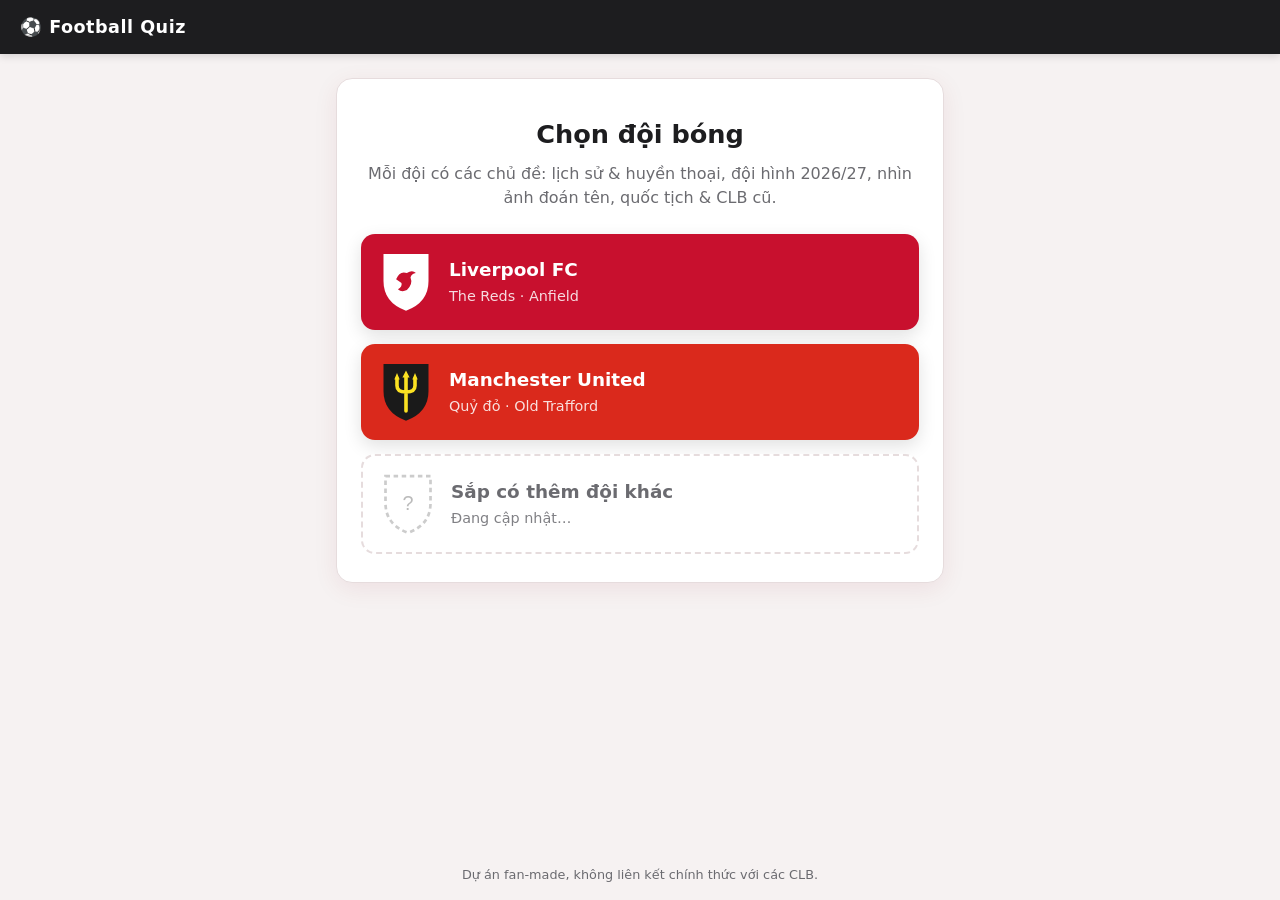
<file: index.html>
<!doctype html>
<html lang="vi">
<head>
  <meta charset="utf-8">
  <meta name="viewport" content="width=device-width, initial-scale=1">
  <title>Football Quiz</title>
  <meta name="description" content="Quiz bóng đá tương tác: chọn đội bóng và thử sức với lịch sử, huyền thoại, đội hình hiện tại.">
  <link rel="icon" href="data:image/svg+xml,<svg xmlns='http://www.w3.org/2000/svg' viewBox='0 0 100 100'><circle cx='50' cy='50' r='45' fill='%23fff' stroke='%23222' stroke-width='6'/><path d='M50 25l15 11-6 18H41l-6-18z' fill='%23222'/></svg>">
  <link rel="stylesheet" href="shared/style.css">
  <style>
    :root { --topbar: #1D1D1F; }
    .teams { display: grid; gap: 14px; margin-top: 8px; }
    .team-card {
      display: flex; align-items: center; gap: 16px;
      padding: 16px 18px; border-radius: 14px; text-decoration: none; color: #fff;
      background: var(--team); box-shadow: 0 6px 18px rgba(0,0,0,.12);
      transition: transform .12s, box-shadow .12s;
    }
    .team-card:hover { transform: translateY(-2px); box-shadow: 0 10px 24px rgba(0,0,0,.18); }
    .team-card svg { width: 54px; height: 64px; flex: none; }
    .team-card strong { display: block; font-size: 1.15rem; }
    .team-card span { font-size: .9rem; opacity: .85; }
    .team-card--soon { background: #fff; color: var(--muted); border: 2px dashed var(--border); box-shadow: none; pointer-events: none; }
  </style>
</head>
<body>
  <header class="topbar">
    <span class="topbar__title">⚽ Football Quiz</span>
  </header>

  <main class="container">
    <section class="card">
      <h1 style="color: var(--text)">Chọn đội bóng</h1>
      <p class="lead">Mỗi đội có các chủ đề: lịch sử &amp; huyền thoại, đội hình 2026/27, nhìn ảnh đoán tên, quốc tịch &amp; CLB cũ.</p>
      <div class="teams">
        <a class="team-card" href="liverpool/" style="--team: #C8102E">
          <svg viewBox="0 0 60 70" aria-hidden="true"><path d="M5 4h50v30q0 24-25 33Q5 58 5 34z" fill="#fff"/><path d="M19 32q4-10 12-7 6-4 10 0-5 1-6 5 3 7-4 14-6 3-10-1 5-3 4-7z" fill="#C8102E"/></svg>
          <div><strong>Liverpool FC</strong><span>The Reds · Anfield</span></div>
        </a>
        <a class="team-card" href="manutd/" style="--team: #DA291C">
          <svg viewBox="0 0 60 70" aria-hidden="true"><path d="M5 4h50v30q0 24-25 33Q5 58 5 34z" fill="#1A1A1A"/><path d="M30 18v38M20 20v8q0 7 10 7t10-7v-8" fill="none" stroke="#FBE122" stroke-width="4" stroke-linecap="round"/><path d="M20 14l-3 7h6zM30 11l-4 8h8zM40 14l-3 7h6z" fill="#FBE122"/></svg>
          <div><strong>Manchester United</strong><span>Quỷ đỏ · Old Trafford</span></div>
        </a>
        <div class="team-card team-card--soon">
          <svg viewBox="0 0 60 70" aria-hidden="true"><path d="M5 4h50v30q0 24-25 33Q5 58 5 34z" fill="none" stroke="#ccc" stroke-width="3" stroke-dasharray="5 4"/><text x="30" y="42" text-anchor="middle" font-size="22" fill="#bbb" font-family="sans-serif">?</text></svg>
          <div><strong>Sắp có thêm đội khác</strong><span>Đang cập nhật…</span></div>
        </div>
      </div>
    </section>
  </main>

  <footer class="site-footer">Dự án fan-made, không liên kết chính thức với các CLB.</footer>
</body>
</html>
</file>
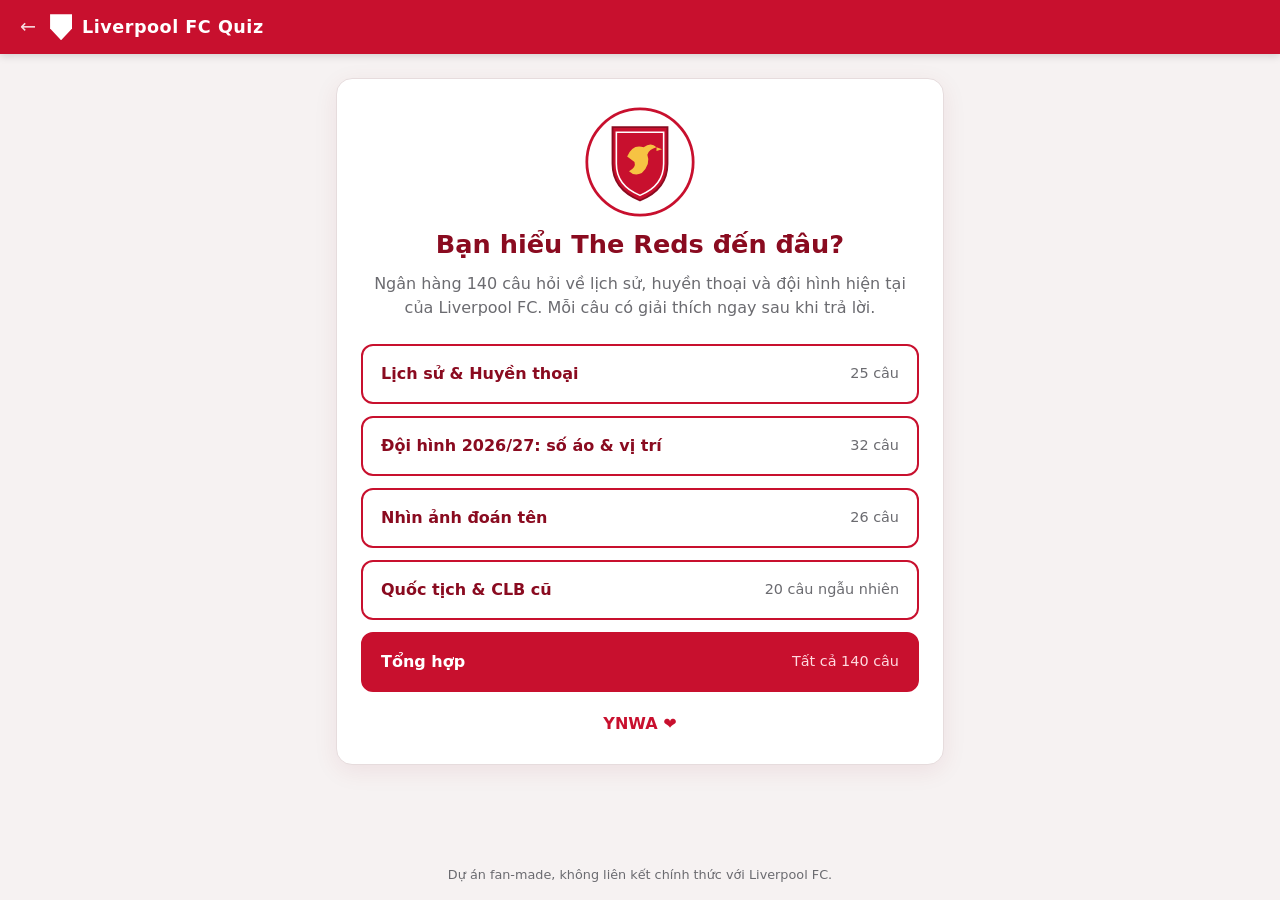
<file: liverpool/index.html>
<!doctype html>
<html lang="vi">
<head>
  <meta charset="utf-8">
  <meta name="viewport" content="width=device-width, initial-scale=1">
  <title>Liverpool FC Quiz</title>
  <meta name="description" content="Quiz tương tác về lịch sử, danh hiệu và cầu thủ Liverpool FC.">
  <link rel="icon" href="data:image/svg+xml,<svg xmlns='http://www.w3.org/2000/svg' viewBox='0 0 100 100'><path d='M15 10h70v40q0 35-35 45Q15 85 15 50z' fill='%23C8102E'/></svg>">
  <link rel="stylesheet" href="../shared/style.css">
</head>
<body>
  <header class="topbar">
    <a class="topbar__back" href="../" aria-label="Chọn đội khác">←</a>
    <span class="topbar__crest" aria-hidden="true"></span>
    <span class="topbar__title">Liverpool FC Quiz</span>
  </header>

  <main class="container">
    <!-- Trang chủ -->
    <section id="screen-home" class="screen card">
      <div class="hero-icon" id="hero-icon"></div>
      <h1>Bạn hiểu The Reds đến đâu?</h1>
      <p class="lead">Ngân hàng <span id="total-count">150</span> câu hỏi về lịch sử, huyền thoại và đội hình hiện tại của Liverpool FC. Mỗi câu có giải thích ngay sau khi trả lời.</p>
      <div class="modes">
        <button class="mode-btn" data-mode="history">
          <strong>Lịch sử &amp; Huyền thoại</strong>
          <span>25 câu</span>
        </button>
        <button class="mode-btn" data-mode="player">
          <strong>Đội hình 2026/27: số áo &amp; vị trí</strong>
          <span>32 câu</span>
        </button>
        <button class="mode-btn" data-mode="photo">
          <strong>Nhìn ảnh đoán tên</strong>
          <span>20 câu</span>
        </button>
        <button class="mode-btn" data-mode="origin">
          <strong>Quốc tịch &amp; CLB cũ</strong>
          <span>20 câu ngẫu nhiên</span>
        </button>
        <button class="mode-btn mode-btn--primary" data-mode="all">
          <strong>Tổng hợp</strong>
          <span>Tất cả 134 câu</span>
        </button>
      </div>
      <p class="footnote">YNWA ❤️</p>
    </section>

    <!-- Màn hình quiz -->
    <section id="screen-quiz" class="screen card" hidden>
      <div class="quiz-head">
        <span id="progress-text">Câu 1/30</span>
        <span id="score-text">Điểm: 0</span>
      </div>
      <div class="progress" role="progressbar" aria-valuemin="0" aria-valuemax="100">
        <div class="progress__bar" id="progress-bar"></div>
      </div>
      <div class="q-illustration" id="q-illustration"></div>
      <p class="q-position" id="q-position" hidden></p>
      <span class="q-tag" id="q-tag"></span>
      <h2 class="q-text" id="q-text"></h2>
      <div class="options" id="options"></div>
      <div class="feedback" id="feedback" hidden>
        <p class="feedback__verdict" id="feedback-verdict"></p>
        <p class="feedback__explain" id="feedback-explain"></p>
      </div>
      <div class="quiz-actions">
        <button class="link-btn" id="btn-quit">← Về trang chủ</button>
        <button class="btn" id="btn-next" hidden>Câu tiếp theo →</button>
      </div>
    </section>

    <!-- Màn hình kết quả -->
    <section id="screen-result" class="screen card" hidden>
      <div class="hero-icon" id="result-icon"></div>
      <h1>Kết quả</h1>
      <p class="score-big"><span id="result-score">0</span><small>/<span id="result-total">30</span></small></p>
      <p class="result-msg" id="result-msg"></p>
      <div class="stats">
        <div class="stat stat--ok"><strong id="result-correct">0</strong><span>Câu đúng</span></div>
        <div class="stat stat--bad"><strong id="result-wrong">0</strong><span>Câu sai</span></div>
      </div>
      <div class="result-actions">
        <button class="btn" id="btn-retry">Làm lại</button>
        <button class="btn btn--ghost" id="btn-home">Chọn chủ đề khác</button>
      </div>
    </section>
  </main>

  <footer class="site-footer">Dự án fan-made, không liên kết chính thức với Liverpool FC.</footer>

  <script src="team.js"></script>
  <script src="squad.js"></script>
  <script src="questions.js"></script>
  <script src="../shared/icons.js"></script>
  <script src="../shared/photos.js"></script>
  <script src="../shared/players.js"></script>
  <script src="../shared/app.js"></script>
</body>
</html>
</file>
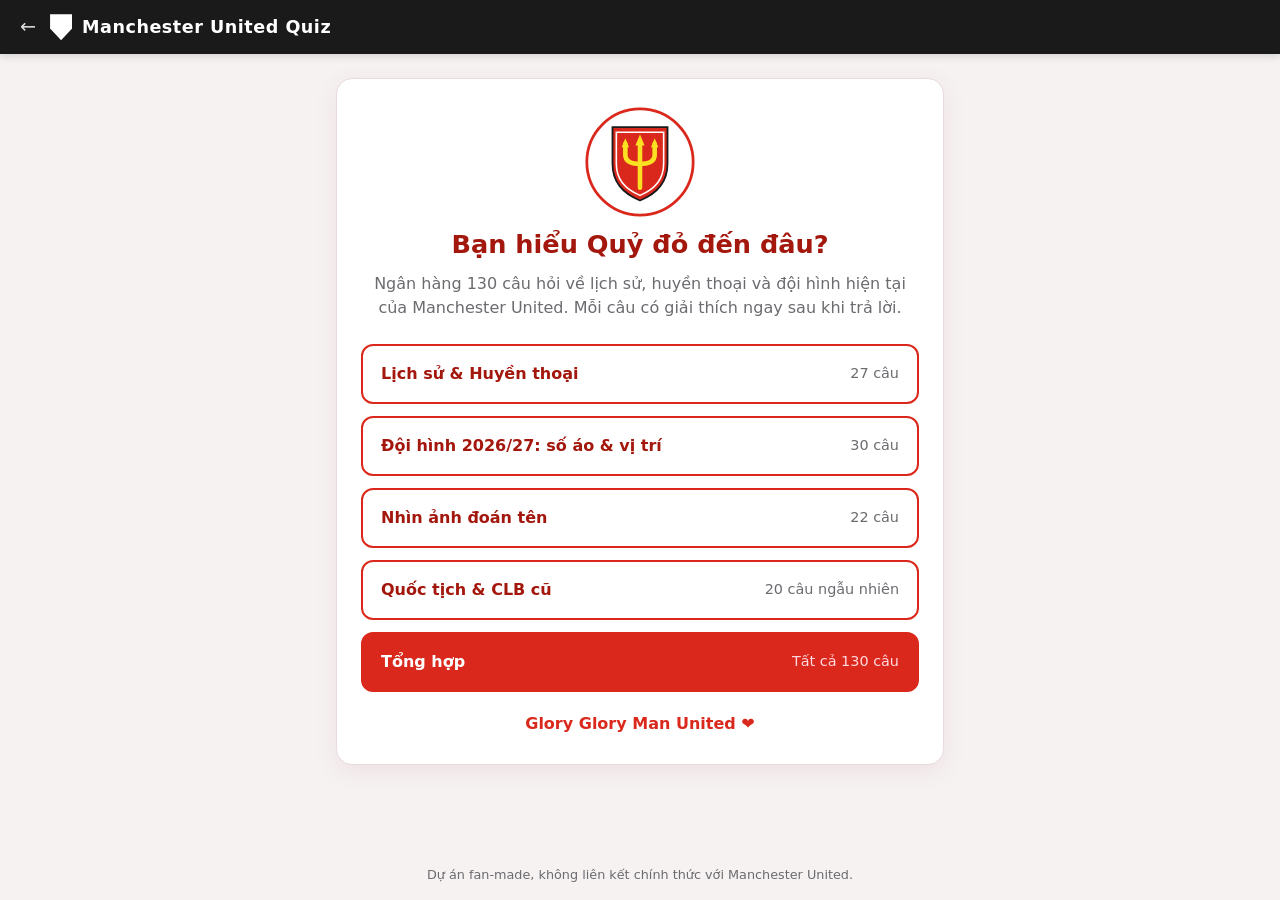
<file: manutd/index.html>
<!doctype html>
<html lang="vi">
<head>
  <meta charset="utf-8">
  <meta name="viewport" content="width=device-width, initial-scale=1">
  <title>Manchester United Quiz</title>
  <meta name="description" content="Quiz tương tác về lịch sử, danh hiệu và cầu thủ Manchester United.">
  <link rel="icon" href="data:image/svg+xml,<svg xmlns='http://www.w3.org/2000/svg' viewBox='0 0 100 100'><path d='M15 10h70v40q0 35-35 45Q15 85 15 50z' fill='%23DA291C'/></svg>">
  <link rel="stylesheet" href="../shared/style.css">
  <style>:root { --red: #DA291C; --red-dark: #A3170D; --red-soft: #FDE4E2; --topbar: #1A1A1A; }</style>
</head>
<body>
  <header class="topbar">
    <a class="topbar__back" href="../" aria-label="Chọn đội khác">←</a>
    <span class="topbar__crest" aria-hidden="true"></span>
    <span class="topbar__title">Manchester United Quiz</span>
  </header>

  <main class="container">
    <!-- Trang chủ -->
    <section id="screen-home" class="screen card">
      <div class="hero-icon" id="hero-icon"></div>
      <h1>Bạn hiểu Quỷ đỏ đến đâu?</h1>
      <p class="lead">Ngân hàng <span id="total-count">150</span> câu hỏi về lịch sử, huyền thoại và đội hình hiện tại của Manchester United. Mỗi câu có giải thích ngay sau khi trả lời.</p>
      <div class="modes">
        <button class="mode-btn" data-mode="history">
          <strong>Lịch sử &amp; Huyền thoại</strong>
          <span>25 câu</span>
        </button>
        <button class="mode-btn" data-mode="player">
          <strong>Đội hình 2026/27: số áo &amp; vị trí</strong>
          <span>32 câu</span>
        </button>
        <button class="mode-btn" data-mode="photo">
          <strong>Nhìn ảnh đoán tên</strong>
          <span>20 câu</span>
        </button>
        <button class="mode-btn" data-mode="origin">
          <strong>Quốc tịch &amp; CLB cũ</strong>
          <span>20 câu ngẫu nhiên</span>
        </button>
        <button class="mode-btn mode-btn--primary" data-mode="all">
          <strong>Tổng hợp</strong>
          <span>Tất cả 134 câu</span>
        </button>
      </div>
      <p class="footnote">Glory Glory Man United ❤️</p>
    </section>

    <!-- Màn hình quiz -->
    <section id="screen-quiz" class="screen card" hidden>
      <div class="quiz-head">
        <span id="progress-text">Câu 1/30</span>
        <span id="score-text">Điểm: 0</span>
      </div>
      <div class="progress" role="progressbar" aria-valuemin="0" aria-valuemax="100">
        <div class="progress__bar" id="progress-bar"></div>
      </div>
      <div class="q-illustration" id="q-illustration"></div>
      <p class="q-position" id="q-position" hidden></p>
      <span class="q-tag" id="q-tag"></span>
      <h2 class="q-text" id="q-text"></h2>
      <div class="options" id="options"></div>
      <div class="feedback" id="feedback" hidden>
        <p class="feedback__verdict" id="feedback-verdict"></p>
        <p class="feedback__explain" id="feedback-explain"></p>
      </div>
      <div class="quiz-actions">
        <button class="link-btn" id="btn-quit">← Về trang chủ</button>
        <button class="btn" id="btn-next" hidden>Câu tiếp theo →</button>
      </div>
    </section>

    <!-- Màn hình kết quả -->
    <section id="screen-result" class="screen card" hidden>
      <div class="hero-icon" id="result-icon"></div>
      <h1>Kết quả</h1>
      <p class="score-big"><span id="result-score">0</span><small>/<span id="result-total">30</span></small></p>
      <p class="result-msg" id="result-msg"></p>
      <div class="stats">
        <div class="stat stat--ok"><strong id="result-correct">0</strong><span>Câu đúng</span></div>
        <div class="stat stat--bad"><strong id="result-wrong">0</strong><span>Câu sai</span></div>
      </div>
      <div class="result-actions">
        <button class="btn" id="btn-retry">Làm lại</button>
        <button class="btn btn--ghost" id="btn-home">Chọn chủ đề khác</button>
      </div>
    </section>
  </main>

  <footer class="site-footer">Dự án fan-made, không liên kết chính thức với Manchester United.</footer>

  <script src="team.js"></script>
  <script src="squad.js"></script>
  <script src="questions.js"></script>
  <script src="../shared/icons.js"></script>
  <script src="../shared/photos.js"></script>
  <script src="../shared/players.js"></script>
  <script src="../shared/app.js"></script>
</body>
</html>
</file>
<file: shared/style.css>
:root {
  --red: #C8102E;
  --red-dark: #8A0B20;
  --red-soft: #FBE3E7;
  --ok: #1E8E4E;
  --ok-soft: #E3F5EA;
  --bad: #C8102E;
  --text: #1D1D1F;
  --muted: #6B6B70;
  --bg: #F6F2F2;
  --card: #FFFFFF;
  --border: #E6DCDD;
  --radius: 16px;
  --topbar: var(--red);
}

* { box-sizing: border-box; }

body {
  margin: 0;
  font-family: "Segoe UI", system-ui, -apple-system, Roboto, "Helvetica Neue", Arial, sans-serif;
  color: var(--text);
  background: var(--bg);
  line-height: 1.5;
  min-height: 100vh;
  display: flex;
  flex-direction: column;
}

button { font: inherit; cursor: pointer; }

.topbar {
  background: var(--topbar);
  color: #fff;
  display: flex;
  align-items: center;
  gap: 10px;
  padding: 14px 20px;
  box-shadow: 0 2px 8px rgba(0,0,0,.15);
}
.topbar__crest {
  width: 22px; height: 26px;
  background: #fff;
  clip-path: polygon(0 0, 100% 0, 100% 55%, 50% 100%, 0 55%);
}
.topbar__back { color: #fff; text-decoration: none; font-size: 1.2rem; line-height: 1; padding: 0 4px 2px 0; opacity: .85; }
.topbar__back:hover { opacity: 1; }
.topbar__title { font-weight: 800; letter-spacing: .5px; font-size: 1.1rem; }

.container {
  width: 100%;
  max-width: 640px;
  margin: 0 auto;
  padding: 24px 16px 40px;
  flex: 1;
}

.card {
  background: var(--card);
  border: 1px solid var(--border);
  border-radius: var(--radius);
  box-shadow: 0 6px 24px rgba(138, 11, 32, .08);
  padding: 28px 24px;
}

.screen { animation: fade .25s ease; }
@keyframes fade { from { opacity: 0; transform: translateY(6px); } to { opacity: 1; transform: none; } }

h1 { margin: 8px 0 8px; font-size: 1.6rem; text-align: center; color: var(--red-dark); }
.lead { text-align: center; color: var(--muted); margin: 0 0 24px; }
.footnote { text-align: center; color: var(--red); font-weight: 700; margin: 20px 0 0; }

.hero-icon { width: 110px; margin: 0 auto; }
.hero-icon svg { width: 100%; height: auto; display: block; }

.modes { display: grid; gap: 12px; }
.mode-btn {
  display: flex; justify-content: space-between; align-items: center; gap: 12px;
  text-align: left;
  padding: 16px 18px;
  border: 2px solid var(--red);
  background: #fff;
  color: var(--red-dark);
  border-radius: 12px;
  transition: background .15s, transform .1s;
}
.mode-btn[hidden] { display: none; }
.mode-btn span { font-size: .9rem; color: var(--muted); white-space: nowrap; }
.mode-btn:hover { background: var(--red-soft); }
.mode-btn:active { transform: scale(.98); }
.mode-btn--primary { background: var(--red); color: #fff; }
.mode-btn--primary span { color: #FFD9DF; }
.mode-btn--primary:hover { background: var(--red-dark); }

/* Quiz */
.quiz-head { display: flex; justify-content: space-between; font-weight: 600; font-size: .95rem; color: var(--muted); }
.progress { height: 8px; background: var(--red-soft); border-radius: 99px; margin: 8px 0 20px; overflow: hidden; }
.progress__bar { height: 100%; width: 0; background: var(--red); border-radius: 99px; transition: width .3s ease; }

.q-illustration { width: 120px; margin: 0 auto 10px; }
.q-illustration svg { width: 100%; height: auto; display: block; }

.q-illustration.has-photo { width: 100%; }
.photo-card { margin: 0; display: flex; flex-direction: column; align-items: center; animation: fade .3s ease; }
.photo-card__frame {
  position: relative;
  width: 150px; aspect-ratio: 4 / 5;
  border: 3px solid var(--red); border-radius: 14px;
  background: var(--red-soft);
}
.photo-card__frame--gk { border-color: #1E7F4F; }
.photo-card__frame img {
  width: 100%; height: 100%; display: block;
  object-fit: cover; object-position: 50% 15%;
  border-radius: 11px;
}
.photo-card__num {
  position: absolute; left: -10px; bottom: -10px;
  min-width: 40px; height: 40px; padding: 0 6px;
  display: grid; place-items: center;
  background: var(--red); color: #fff; border: 2px solid #fff; border-radius: 10px;
  font: 900 1.2rem/1 "Arial Black", Arial, sans-serif;
  box-shadow: 0 2px 6px rgba(0,0,0,.2);
}
.photo-card__frame--gk .photo-card__num { background: #1E7F4F; }
.photo-card__pos { position: absolute; right: -10px; bottom: -10px; width: 34px; height: 34px; }
.photo-card__pos svg { width: 100%; height: 100%; display: block; }
.photo-card figcaption {
  margin-top: 16px; max-width: 280px;
  font-size: .7rem; line-height: 1.3; color: var(--muted); text-align: center;
  overflow-wrap: anywhere;
}
.photo-card figcaption a { color: var(--muted); }

.q-position {
  display: flex; align-items: center; justify-content: center; gap: 8px;
  margin: 2px auto 10px; font-size: .95rem; color: var(--text);
}
.q-position svg { width: 24px; height: 24px; flex: none; }
.q-position strong { color: var(--red-dark); }

.q-tag {
  display: table; margin: 0 auto 6px;
  font-size: .75rem; font-weight: 700; letter-spacing: .5px; text-transform: uppercase;
  color: var(--red); background: var(--red-soft);
  padding: 3px 10px; border-radius: 99px;
}
.q-text { font-size: 1.2rem; text-align: center; margin: 4px 0 20px; }

.options { display: grid; gap: 10px; }
.option {
  display: flex; align-items: center; gap: 12px;
  width: 100%;
  text-align: left;
  padding: 14px 16px;
  border: 2px solid var(--border);
  border-radius: 12px;
  background: #fff;
  color: var(--text);
  transition: border-color .15s, background .15s;
}
.option__key {
  flex: none;
  width: 28px; height: 28px; border-radius: 50%;
  display: grid; place-items: center;
  background: var(--red-soft); color: var(--red-dark); font-weight: 800; font-size: .85rem;
}
.option:not(:disabled):hover { border-color: var(--red); background: #FFF7F8; }
.option:disabled { cursor: default; }
.option.is-correct { border-color: var(--ok); background: var(--ok-soft); }
.option.is-correct .option__key { background: var(--ok); color: #fff; }
.option.is-wrong { border-color: var(--bad); background: var(--red-soft); }
.option.is-wrong .option__key { background: var(--bad); color: #fff; }
.option.is-dim { opacity: .55; }

.feedback {
  margin-top: 16px; padding: 14px 16px;
  border-radius: 12px; border-left: 5px solid var(--ok); background: var(--ok-soft);
}
.feedback.is-wrong { border-left-color: var(--bad); background: var(--red-soft); }
.feedback__verdict { margin: 0 0 4px; font-weight: 800; }
.feedback__explain { margin: 0; font-size: .95rem; }

.quiz-actions { display: flex; justify-content: space-between; align-items: center; margin-top: 20px; gap: 12px; }

.btn {
  padding: 12px 22px; border: 2px solid var(--red); border-radius: 12px;
  background: var(--red); color: #fff; font-weight: 700;
  transition: background .15s;
}
.btn:hover { background: var(--red-dark); border-color: var(--red-dark); }
.btn--ghost { background: #fff; color: var(--red); }
.btn--ghost:hover { background: var(--red-soft); color: var(--red-dark); }
.link-btn { background: none; border: 0; color: var(--muted); padding: 8px 0; }
.link-btn:hover { color: var(--red); }

/* Kết quả */
.score-big { text-align: center; font-size: 3.4rem; font-weight: 900; color: var(--red); margin: 0; line-height: 1.1; }
.score-big small { font-size: 1.6rem; color: var(--muted); }
.result-msg { text-align: center; color: var(--muted); margin: 6px 0 20px; }
.stats { display: grid; grid-template-columns: 1fr 1fr; gap: 12px; }
.stat { border-radius: 12px; padding: 14px; text-align: center; }
.stat strong { display: block; font-size: 1.8rem; }
.stat span { font-size: .9rem; color: var(--muted); }
.stat--ok { background: var(--ok-soft); color: var(--ok); }
.stat--bad { background: var(--red-soft); color: var(--bad); }
.result-actions { display: grid; gap: 10px; margin-top: 22px; }

.site-footer { text-align: center; font-size: .8rem; color: var(--muted); padding: 16px; }

@media (max-width: 480px) {
  .card { padding: 22px 16px; }
  h1 { font-size: 1.35rem; }
  .q-text { font-size: 1.05rem; }
  .mode-btn { flex-direction: column; align-items: flex-start; gap: 2px; }
  .quiz-actions { flex-direction: column-reverse; align-items: stretch; }
  .btn { width: 100%; }
}
</file>
